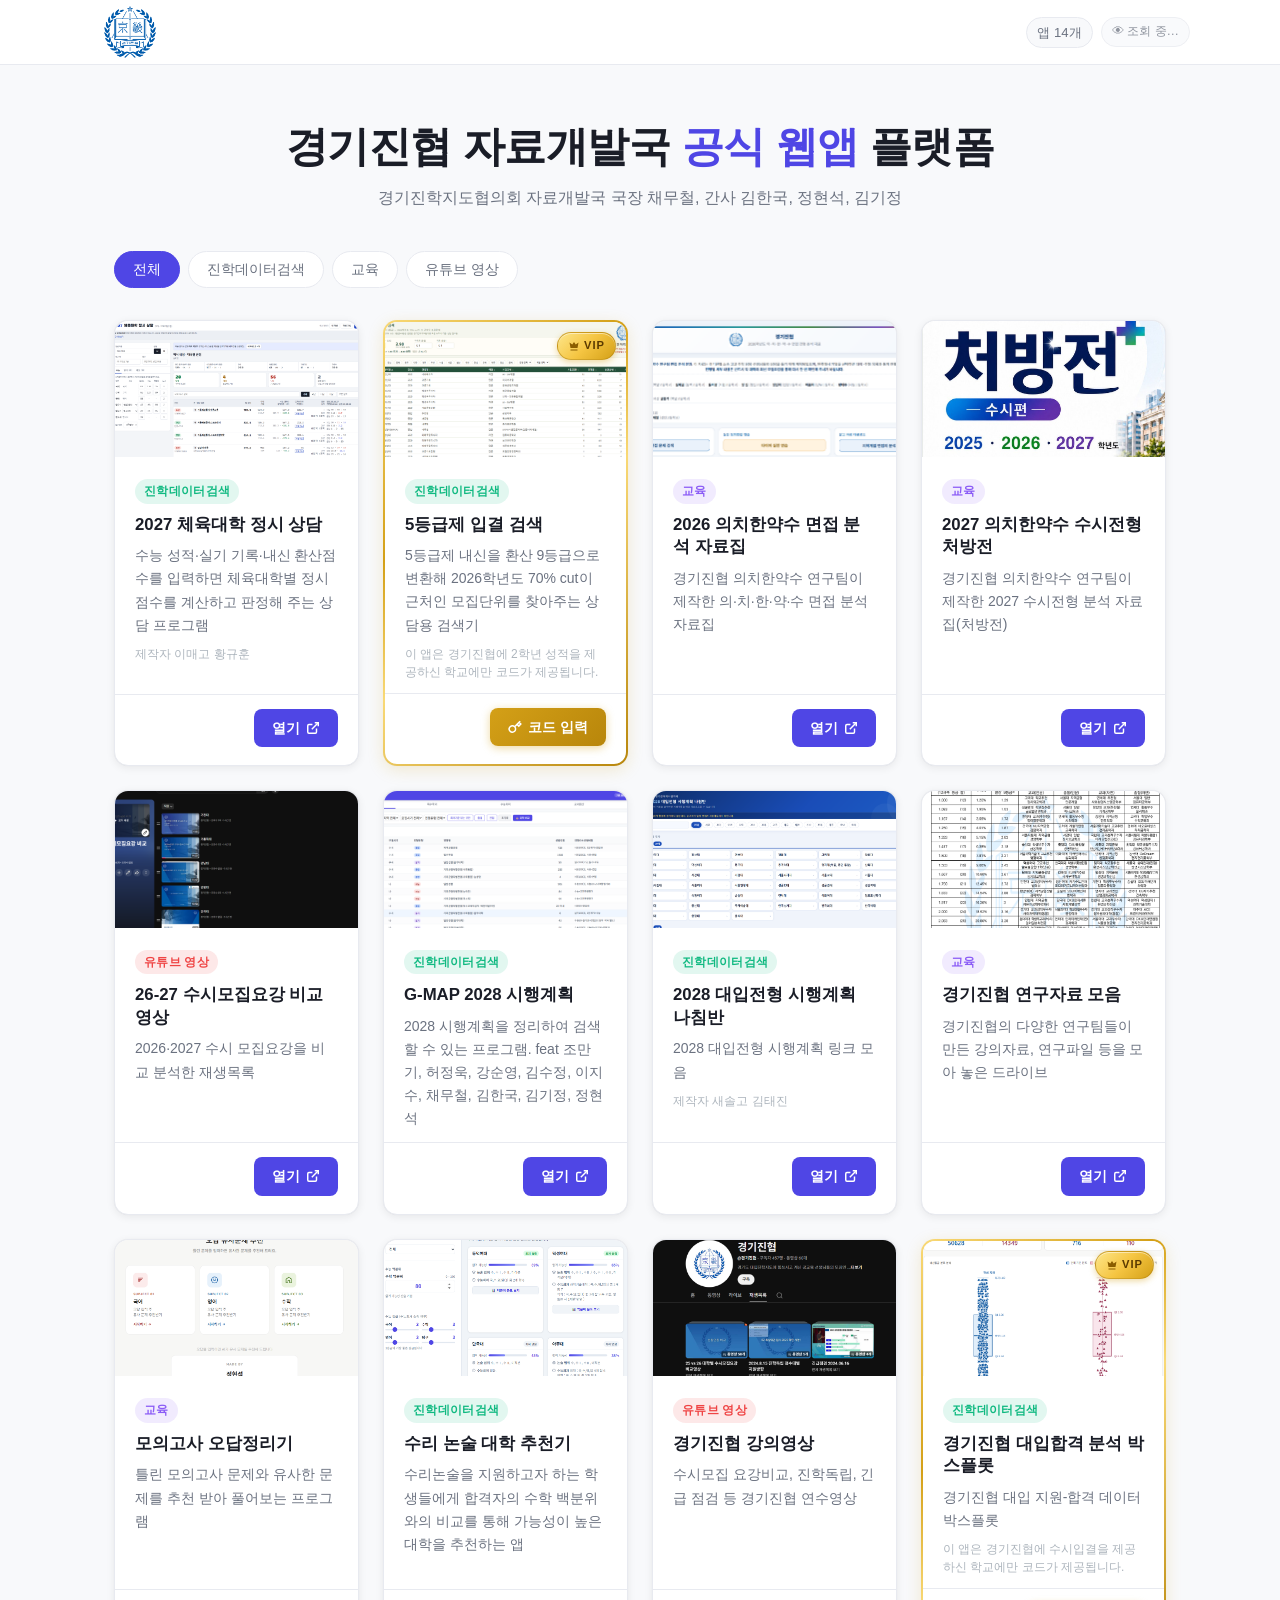
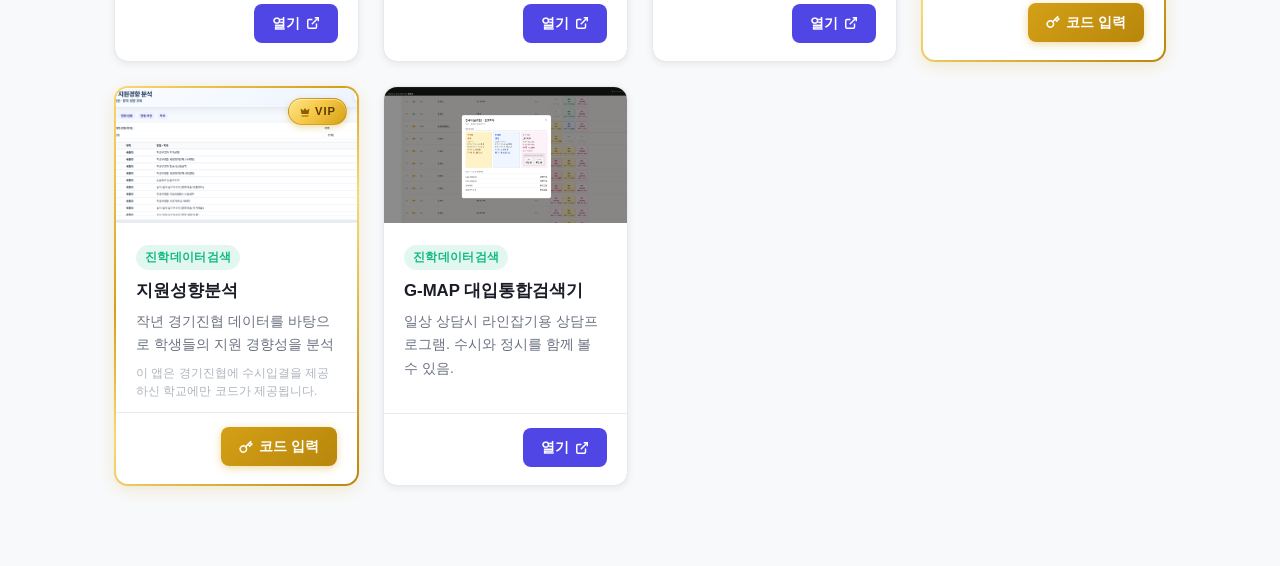
<file: index.html>
<!DOCTYPE html>
<html lang="ko">
<head>
  <meta charset="UTF-8">
  <meta name="viewport" content="width=device-width, initial-scale=1.0">
  <title>경기진협 플랫폼</title>
  <link rel="stylesheet" href="style.css">
</head>
<body>

  <!-- 헤더 -->
  <header class="site-header">
    <div class="header-inner">
      <div class="logo">
        <img src="logo.png" alt="경기진협 로고" class="logo-img">
      </div>
      <div class="header-right">
        <span class="app-count" id="app-count"></span>
        <span class="visitor-count" id="visitor-count">조회 중…</span>
      </div>
    </div>
  </header>

  <!-- 히어로 -->
  <section class="hero">
    <h1>경기진협 자료개발국 <em>공식 웹앱</em> 플랫폼</h1>
    <p>경기진학지도협의회 자료개발국 국장 채무철, 간사 김한국, 정현석, 김기정</p>
  </section>

  <!-- 카테고리 필터 -->
  <section class="filter-section">
    <nav id="filter-nav" aria-label="카테고리 필터"></nav>
  </section>

  <!-- 카드 그리드 -->
  <main class="grid-section">
    <div id="card-grid"></div>
    <div id="empty-state" hidden>
      <svg width="56" height="56" viewBox="0 0 24 24" fill="none" stroke="currentColor" stroke-width="1.5">
        <circle cx="12" cy="12" r="10"/><path d="M8 15s1.5-2 4-2 4 2 4 2"/><line x1="9" y1="9" x2="9.01" y2="9"/><line x1="15" y1="9" x2="15.01" y2="9"/>
      </svg>
      <p>해당 카테고리의 앱이 없습니다.</p>
    </div>
  </main>

  <script src="app.js"></script>
</body>
</html>
</file>
<file: style.css>
/* ============ 리셋 & 기본 ============ */
*, *::before, *::after { box-sizing: border-box; margin: 0; padding: 0; }

:root {
  --bg:        #f8f9fb;
  --surface:   #ffffff;
  --border:    #e8eaf0;
  --text:      #1a1d27;
  --muted:     #6b7280;
  --primary:   #4f46e5;
  --primary-h: #4338ca;
  --radius:    14px;
  --shadow:    0 2px 8px rgba(0,0,0,.07), 0 0 1px rgba(0,0,0,.06);
  --shadow-h:  0 8px 24px rgba(0,0,0,.12), 0 0 1px rgba(0,0,0,.06);
  --transition: .2s ease;
}

body {
  font-family: 'Pretendard', 'Noto Sans KR', 'Segoe UI', sans-serif;
  background: var(--bg);
  color: var(--text);
  line-height: 1.6;
  min-height: 100vh;
}

/* ============ 헤더 ============ */
.site-header {
  background: var(--surface);
  border-bottom: 1px solid var(--border);
  padding: 0 24px;
  position: sticky;
  top: 0;
  z-index: 100;
}

.header-inner {
  max-width: 1100px;
  margin: 0 auto;
  height: 64px;
  display: flex;
  align-items: center;
  justify-content: space-between;
}

.logo {
  display: flex;
  align-items: center;
}

.logo-img {
  height: 80px;
  width: auto;
  display: block;
  object-fit: contain;
}

.header-right {
  display: flex;
  align-items: center;
  gap: 8px;
}

.app-count {
  font-size: .82rem;
  color: var(--muted);
  background: var(--bg);
  border: 1px solid var(--border);
  padding: 4px 10px;
  border-radius: 99px;
}

.visitor-count {
  font-size: .78rem;
  color: var(--muted);
  background: var(--bg);
  border: 1px solid var(--border);
  padding: 4px 10px;
  border-radius: 99px;
  opacity: 0.75;
}

/* ============ 히어로 ============ */
.hero {
  max-width: 1100px;
  margin: 56px auto 0;
  padding: 0 24px;
  text-align: center;
}

.hero h1 {
  font-size: clamp(1.8rem, 4vw, 2.6rem);
  font-weight: 800;
  letter-spacing: -.5px;
  line-height: 1.25;
}

.hero h1 em {
  font-style: normal;
  color: var(--primary);
}

.hero p {
  margin-top: 12px;
  color: var(--muted);
  font-size: 1rem;
  white-space: nowrap;
}

/* ============ 필터 ============ */
.filter-section {
  max-width: 1100px;
  margin: 40px auto 0;
  padding: 0 24px;
}

#filter-nav {
  display: flex;
  gap: 8px;
  flex-wrap: wrap;
}

.filter-btn {
  padding: 8px 18px;
  border-radius: 99px;
  border: 1.5px solid var(--border);
  background: var(--surface);
  color: var(--muted);
  font-size: .9rem;
  font-weight: 500;
  cursor: pointer;
  transition: all var(--transition);
}

.filter-btn:hover {
  border-color: var(--primary);
  color: var(--primary);
}

.filter-btn.active {
  background: var(--primary);
  border-color: var(--primary);
  color: #fff;
}

/* ============ 카드 그리드 ============ */
.grid-section {
  max-width: 1100px;
  margin: 32px auto 80px;
  padding: 0 24px;
}

#card-grid {
  display: grid;
  grid-template-columns: repeat(4, 1fr);
  gap: 24px;
}

/* ============ 카드 ============ */
.card {
  background: var(--surface);
  border: 1px solid var(--border);
  border-radius: var(--radius);
  box-shadow: var(--shadow);
  display: flex;
  flex-direction: column;
  overflow: hidden;
  transition: box-shadow var(--transition), transform var(--transition);
  position: relative;
}

.card::before {
  content: "";
  position: absolute;
  top: 0; left: 0; right: 0;
  height: 3px;
  background: var(--accent, var(--primary));
  opacity: 0;
  transition: opacity var(--transition);
}

.card:hover {
  box-shadow: var(--shadow-h);
  transform: translateY(-4px);
}

.card:hover::before {
  opacity: 1;
}

/* ============ VIP 카드 ============ */
.card-vip {
  background:
    linear-gradient(#ffffff, #ffffff) padding-box,
    linear-gradient(135deg, #f9d976 0%, #d4a017 35%, #f9d976 55%, #b8860b 100%) border-box;
  border: 2px solid transparent;
  box-shadow: 0 4px 16px rgba(212, 160, 23, 0.18), 0 0 1px rgba(0,0,0,.06);
}

.card-vip:hover {
  box-shadow: 0 10px 28px rgba(212, 160, 23, 0.32), 0 0 1px rgba(0,0,0,.06);
}

.card-vip::before {
  display: none;
}

.vip-badge {
  position: absolute;
  top: 10px;
  right: 10px;
  z-index: 2;
  display: inline-flex;
  align-items: center;
  gap: 4px;
  padding: 4px 10px;
  font-size: .7rem;
  font-weight: 800;
  letter-spacing: 1px;
  color: #5a3a00;
  background: linear-gradient(135deg, #fde68a 0%, #f5c542 50%, #d4a017 100%);
  border: 1px solid rgba(184, 134, 11, 0.6);
  border-radius: 99px;
  box-shadow: 0 2px 6px rgba(212, 160, 23, 0.4), inset 0 1px 0 rgba(255,255,255,.5);
}

.vip-badge svg {
  fill: #8b5e00;
}

.btn-vip {
  background: linear-gradient(135deg, #d4a017 0%, #b8860b 100%) !important;
  color: #fff !important;
  box-shadow: 0 2px 8px rgba(212, 160, 23, 0.4);
}

.btn-vip:hover {
  background: linear-gradient(135deg, #b8860b 0%, #8b6508 100%) !important;
}

/* 썸네일 */
.card-thumb {
  width: 100%;
  aspect-ratio: 16 / 9;
  overflow: hidden;
}

.card-thumb-img {
  width: 100%;
  height: 100%;
  object-fit: cover;
  display: block;
}

.card-thumb-placeholder {
  width: 100%;
  height: 100%;
  display: flex;
  align-items: center;
  justify-content: center;
}

.card-thumb-placeholder svg {
  width: 48px;
  height: 48px;
  opacity: .75;
}

/* 카드 본문 */
.card-body {
  padding: 20px 20px 12px;
  flex: 1;
}

.badge {
  display: inline-block;
  font-size: .72rem;
  font-weight: 600;
  letter-spacing: .3px;
  padding: 3px 9px;
  border-radius: 99px;
  background: color-mix(in srgb, var(--accent, var(--primary)) 12%, transparent);
  color: var(--accent, var(--primary));
  margin-bottom: 10px;
}

.card-title {
  font-size: 1.05rem;
  font-weight: 700;
  margin-bottom: 8px;
  line-height: 1.35;
}

.card-desc {
  font-size: .875rem;
  color: var(--muted);
  line-height: 1.65;
}

.card-note {
  margin-top: 8px;
  font-size: .75rem;
  color: #adb5bd;
  line-height: 1.5;
}

/* 카드 푸터 */
.card-footer {
  padding: 14px 20px 18px;
  border-top: 1px solid var(--border);
  display: flex;
  justify-content: flex-end;
}

.btn-link {
  display: inline-flex;
  align-items: center;
  gap: 6px;
  padding: 8px 18px;
  border-radius: 8px;
  background: var(--primary);
  color: #fff;
  font-size: .875rem;
  font-weight: 600;
  text-decoration: none;
  transition: background var(--transition), transform var(--transition);
}

.btn-link:hover {
  background: var(--primary-h);
  transform: translateX(2px);
}

/* ============ 빈 상태 ============ */
#empty-state {
  text-align: center;
  padding: 80px 0;
  color: var(--muted);
  grid-column: 1 / -1;
}

#empty-state svg {
  margin-bottom: 16px;
  opacity: .35;
}

#empty-state p {
  font-size: .95rem;
}

/* ============ 반응형 ============ */
@media (max-width: 1100px) {
  #card-grid { grid-template-columns: repeat(2, 1fr); }
}
@media (max-width: 600px) {
  .hero { margin-top: 36px; }
  #card-grid { grid-template-columns: 1fr; }
}
</file>
